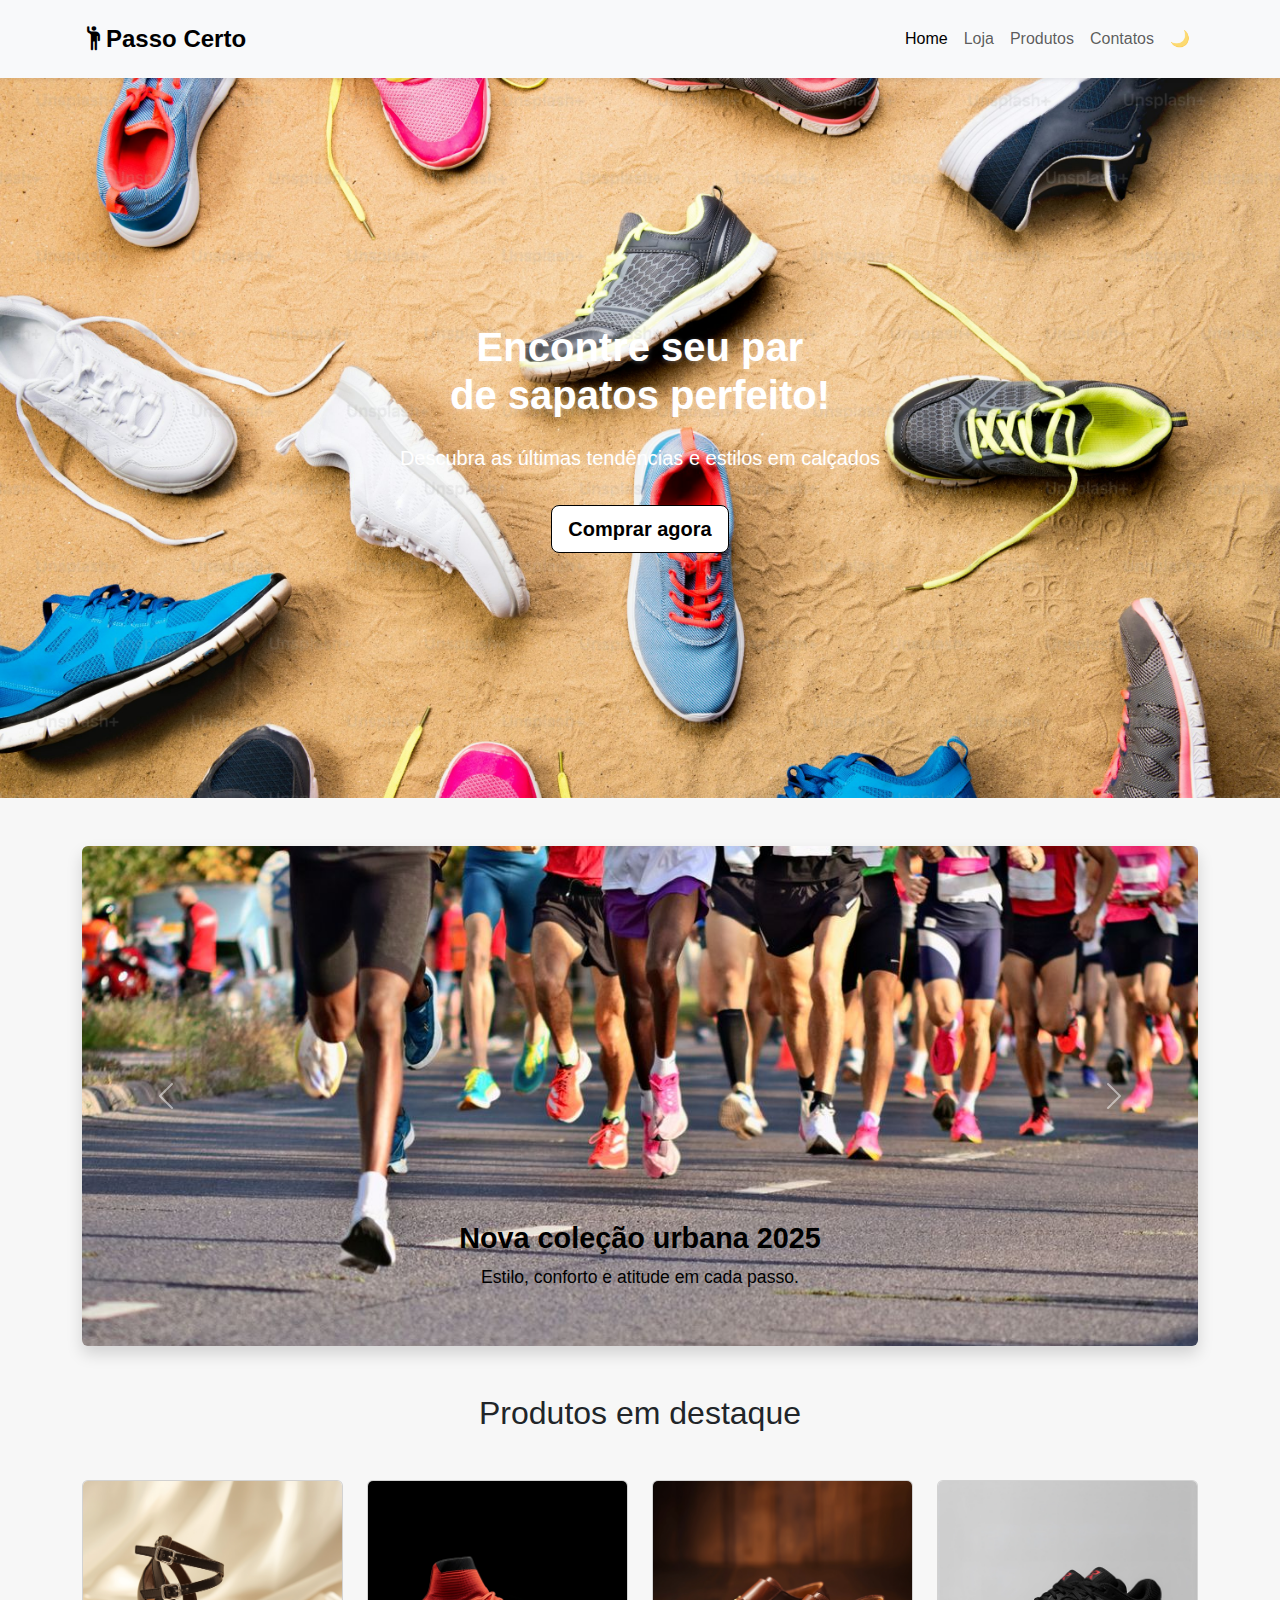
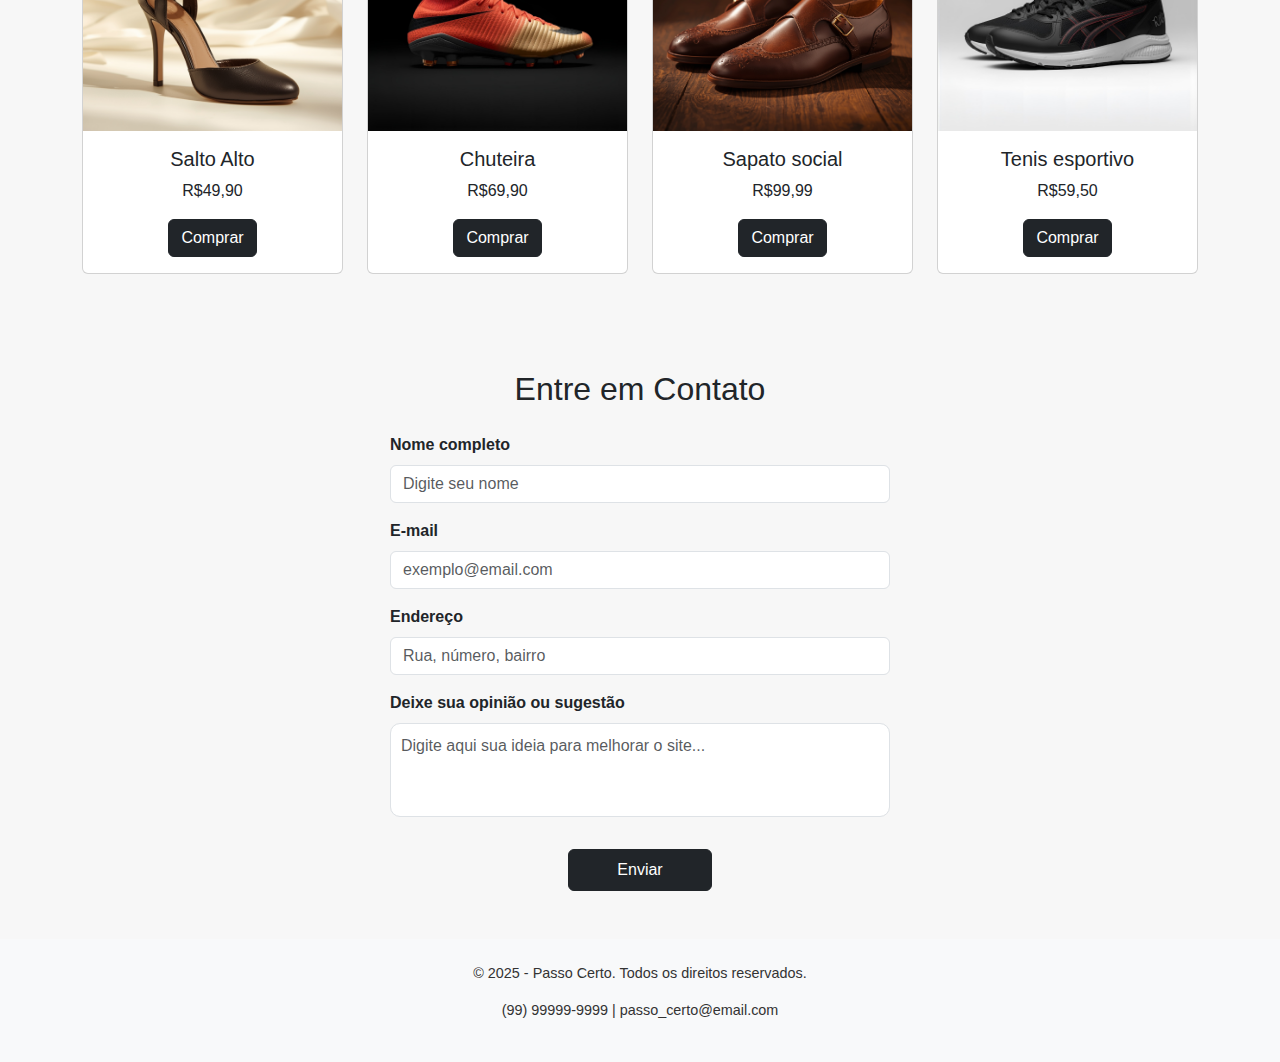
<file: index.html>
<!DOCTYPE html>
<html lang="pt-br">
<head>
  <meta charset="UTF-8">
  <meta name="viewport" content="width=device-width, initial-scale=1.0">
  <title>Passo Certo | Encontre seu par perfeito</title>
  <link href="https://cdn.jsdelivr.net/npm/bootstrap@5.3.3/dist/css/bootstrap.min.css" rel="stylesheet">
  <link rel="stylesheet" href="https://cdn.jsdelivr.net/npm/bootstrap-icons@1.11.3/font/bootstrap-icons.min.css">
  <link rel="stylesheet" href="style.css">
</head>
<body>

  <nav class="navbar navbar-expand-lg navbar-light bg-light py-3 shadow-sm">
    <div class="container">
      <a class="navbar-brand fw-bold" href="index.html"><i class="bi bi-person-raised-hand"></i>Passo Certo</a>
      <button class="navbar-toggler" type="button" data-bs-toggle="collapse" data-bs-target="#navbarNav">
        <span class="navbar-toggler-icon"></span>
      </button>
      <div class="collapse navbar-collapse justify-content-end" id="navbarNav">
        <ul class="navbar-nav">
          <li class="nav-item"><a class="nav-link active" href="index.html">Home</a></li>
          <li class="nav-item"><a class="nav-link" href="#carouselProdutos">Loja</a></li>
          <li class="nav-item"><a class="nav-link" href="#produtos">Produtos</a></li>
          <li class="nav-item"><a class="nav-link" href="#contato">Contatos</a></li>
          <li class="nav-item">
          <button id="modo-btn" class="btn btn-link nav-link" aria-label="Alternar modo de cor">
            🌙
          </button>
        </li>
        </ul>
      </div>
    </div>
  </nav>

  <section class="hero text-center text-white d-flex flex-column justify-content-center align-items-center">
    <h1 class="fw-bold">Encontre seu par <br> de sapatos perfeito!</h1>
    <p class="lead mt-3">Descubra as últimas tendências e estilos em calçados</p>
    <a href="#produtos" class="btn btn-light btn-lg mt-3">Comprar agora</a>
  </section>

  <section class="container mt-5">
  <div id="carouselProdutos" class="carousel slide" data-bs-ride="carousel">
    <div class="carousel-inner rounded shadow">

      <div class="carousel-item active">
        <img src="../Projeto_Final/imagens/banner gente correndo.jpg" class="d-block w-100" alt="Imagem 1">
        <div class="carousel-caption d-none d-md-block">
          <h5>Nova coleção urbana 2025</h5>
          <p>Estilo, conforto e atitude em cada passo.</p>       
        </div>
      </div>

      <div class="carousel-item">
        <img src="../Projeto_Final/imagens/banner_2.png" class="d-block w-100" alt="Imagem 2">
        <div class="carousel-caption d-none d-md-block">
          <h5>Descontos imperdíveis!</h5>
          <p>Aproveite até 40% OFF em toda a loja.</p>          
        </div>
      </div>
      
      <div class="carousel-item">
        <img src="../Projeto_Final/imagens/banner_3.jpg" class="d-block w-100" alt="Imagem 3">
        <div class="carousel-caption d-none d-md-block">
          <h5>Conforto que te acompanha</h5>
          <p>Tênis leves, modernos e perfeitos para o dia a dia.</p>        
        </div>
      </div>
    </div>

    <button class="carousel-control-prev" type="button" data-bs-target="#carouselProdutos" data-bs-slide="prev">
      <span class="carousel-control-prev-icon" aria-hidden="true"></span>
      <span class="visually-hidden">Anterior</span>
    </button>
    <button class="carousel-control-next" type="button" data-bs-target="#carouselProdutos" data-bs-slide="next">
      <span class="carousel-control-next-icon" aria-hidden="true"></span>
      <span class="visually-hidden">Próximo</span>
    </button>
  </div>
</section>


  <section id="produtos" class="container py-5">
    <h2 class="text-center mb-5">Produtos em destaque</h2>
    <div class="row g-4">
      <div class="col-md-3">
        <div class="card h-100 text-center">
          <img src="../Projeto_Final/imagens/Salto alto.jpg" class="card-img-top" alt="Salto Alto">
          <div class="card-body">
            <h5 class="card-title">Salto Alto</h5>
            <p class="card-text">R$49,90</p>
            <a href="Sapatos/sapato1.html" class="btn btn-dark">Comprar</a>
          </div>
        </div>
      </div>
      <div class="col-md-3">
        <div class="card h-100 text-center">
          <img src="../Projeto_Final/imagens/chuteira.png" class="card-img-top" alt="chuteira">
          <div class="card-body">
            <h5 class="card-title">Chuteira</h5>
            <p class="card-text">R$69,90</p>
            <a href="Sapatos/sapato2.html" class="btn btn-dark">Comprar</a>
          </div>
        </div>
      </div>
      <div class="col-md-3">
        <div class="card h-100 text-center">
          <img src="../Projeto_Final/imagens/sapato social.jpg" class="card-img-top" alt="Sapato Social">
          <div class="card-body">
            <h5 class="card-title">Sapato social</h5>
            <p class="card-text">R$99,99</p>
            <a href="Sapatos/sapato3.html" class="btn btn-dark">Comprar</a>
          </div>
        </div>
      </div>
      <div class="col-md-3">
        <div class="card h-100 text-center">
          <img src="../Projeto_Final/imagens/tenis esportivo.png" class="card-img-top" alt="Tenis Esportivo">
          <div class="card-body">
            <h5 class="card-title">Tenis esportivo</h5>
            <p class="card-text">R$59,50</p>
            <a href="Sapatos/sapato4.html" class="btn btn-dark">Comprar</a>
          </div>
        </div>
      </div>
    </div>
  </section>
  
 <section class="container my-5" id="contato">
  <h2 class="text-center mb-4">Entre em Contato</h2>

  <form class="mx-auto" style="max-width: 500px;">
    <div class="mb-3">
      <label for="nome" class="form-label">Nome completo</label>
      <input type="text" class="form-control" id="nome" placeholder="Digite seu nome" required>
    </div>

    <div class="mb-3">
      <label for="email" class="form-label">E-mail</label>
      <input type="email" class="form-control" id="email" placeholder="exemplo@email.com" required>
    </div>

    <div class="mb-3">
      <label for="endereco" class="form-label">Endereço</label>
      <input type="text" class="form-control" id="endereco" placeholder="Rua, número, bairro" required>
    </div>

    <div class="mb-3">
      <label for="sugestao" class="form-label">Deixe sua opinião ou sugestão</label>
      <textarea id="sugestao" class="form-control" rows="3" placeholder="Digite aqui sua ideia para melhorar o site..."></textarea>
    </div>

    <div class="text-center">
      <button type="submit" class="btn btn-dark px-5 py-2 mt-3">Enviar</button>
    </div>
  </form>
  </section>



  <footer id="footer" class="text-center py-4 bg-light mt-5">
    <p>© 2025 - Passo Certo. Todos os direitos reservados.</p>
    <p>(99) 99999-9999 | passo_certo@email.com</p>
  </footer>

  <button id="btn-top" class="btn btn-dark" title="Voltar ao topo" aria-label="Voltar ao topo">↑</button>

  <script src="https://cdn.jsdelivr.net/npm/bootstrap@5.3.3/dist/js/bootstrap.bundle.min.js"></script>
  <script src="script.js"></script>
</body>
</html>
</file>
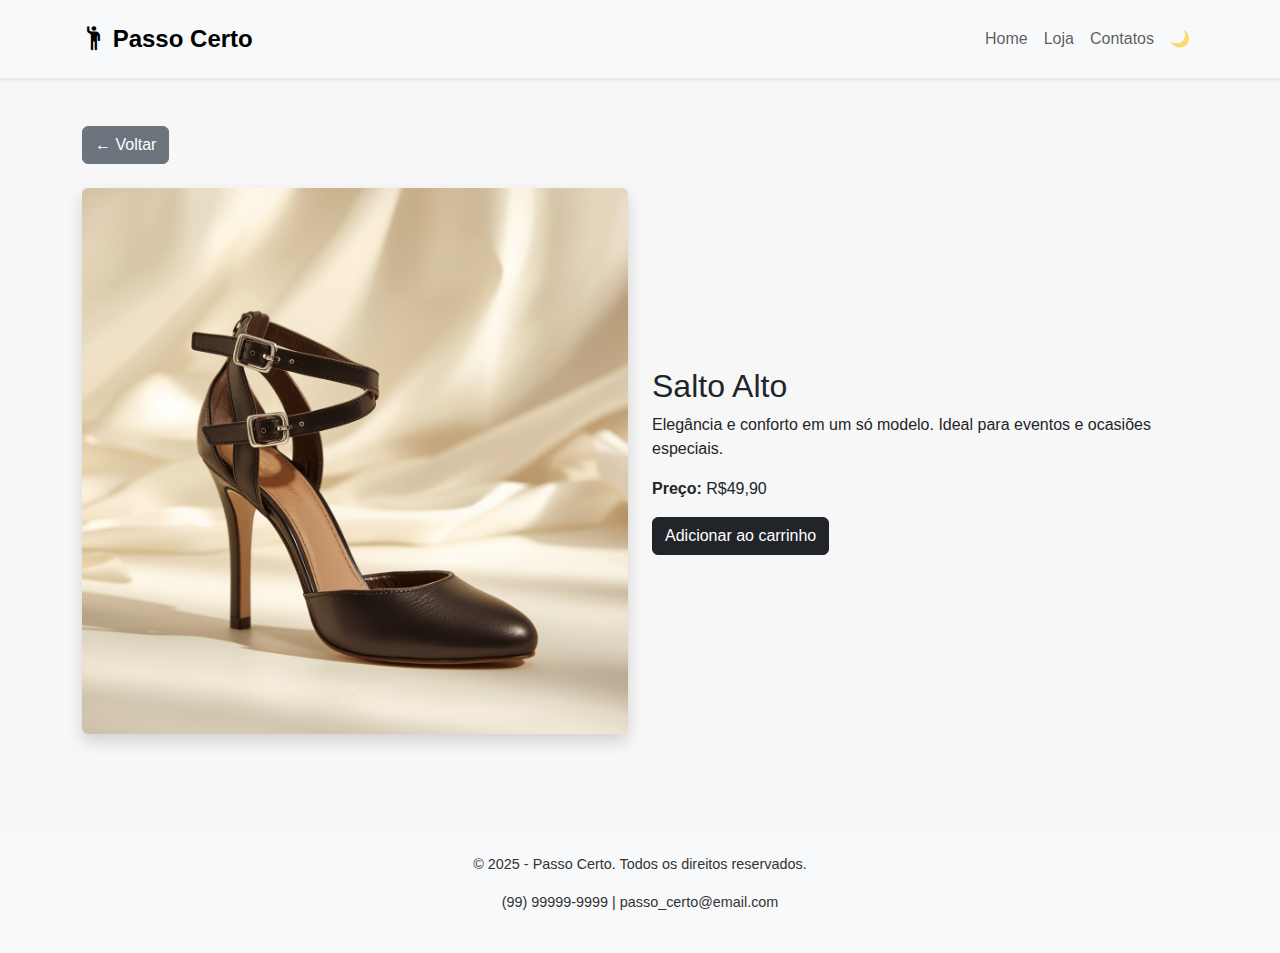
<file: sapato1.html>
<!doctype html>
<html lang="pt-br">
  <head>
    <meta charset="utf-8">
    <meta name="viewport" content="width=device-width, initial-scale=1">
    <title>Salto Alto - Passo Certo</title>
    <link href="https://cdn.jsdelivr.net/npm/bootstrap@5.3.3/dist/css/bootstrap.min.css" rel="stylesheet">
    <link href="https://cdn.jsdelivr.net/npm/bootstrap-icons/font/bootstrap-icons.css" rel="stylesheet">
    <link rel="stylesheet" href="../style.css">
  </head>
  <body>

    <nav class="navbar navbar-expand-lg navbar-light bg-light py-3 shadow-sm">
      <div class="container">
        <a class="navbar-brand fw-bold" href="../index.html"><i class="bi bi-person-raised-hand"></i> Passo Certo</a>
        <button class="navbar-toggler" type="button" data-bs-toggle="collapse" data-bs-target="#navbarNav">
          <span class="navbar-toggler-icon"></span>
        </button>
        <div class="collapse navbar-collapse justify-content-end" id="navbarNav">
          <ul class="navbar-nav">
            <li class="nav-item"><a class="nav-link" href="../index.html">Home</a></li>
            <li class="nav-item"><a class="nav-link" href="../index.html#produtos">Loja</a></li>
            <li class="nav-item"><a class="nav-link" href="../index.html#contato">Contatos</a></li>
            <li class="nav-item">
              <button id="modo-btn" class="btn btn-link nav-link" aria-label="Alternar modo de cor">🌙</button>
            </li>
          </ul>
        </div>
      </div>
    </nav>

    <main class="container py-5">
      <a href="../index.html" class="btn btn-secondary mb-4">← Voltar</a>
      <div class="row align-items-center">
        <div class="col-md-6">
          <img src="../imagens/Salto alto.jpg" class="img-fluid rounded shadow" alt="Salto Alto">
        </div>
        <div class="col-md-6">
          <h2>Salto Alto</h2>
          <p>Elegância e conforto em um só modelo. Ideal para eventos e ocasiões especiais.</p>
          <p><strong>Preço:</strong> R$49,90</p>
          <button class="btn btn-dark">Adicionar ao carrinho</button>
        </div>
      </div>
    </main>

    <footer class="text-center py-4 bg-light mt-5">
      <p>© 2025 - Passo Certo. Todos os direitos reservados.</p>
      <p>(99) 99999-9999 | passo_certo@email.com</p>
    </footer>

    <script src="https://cdn.jsdelivr.net/npm/bootstrap@5.3.3/dist/js/bootstrap.bundle.min.js"></script>
    <script src="../script.js"></script>
  </body>
</html>
</file>
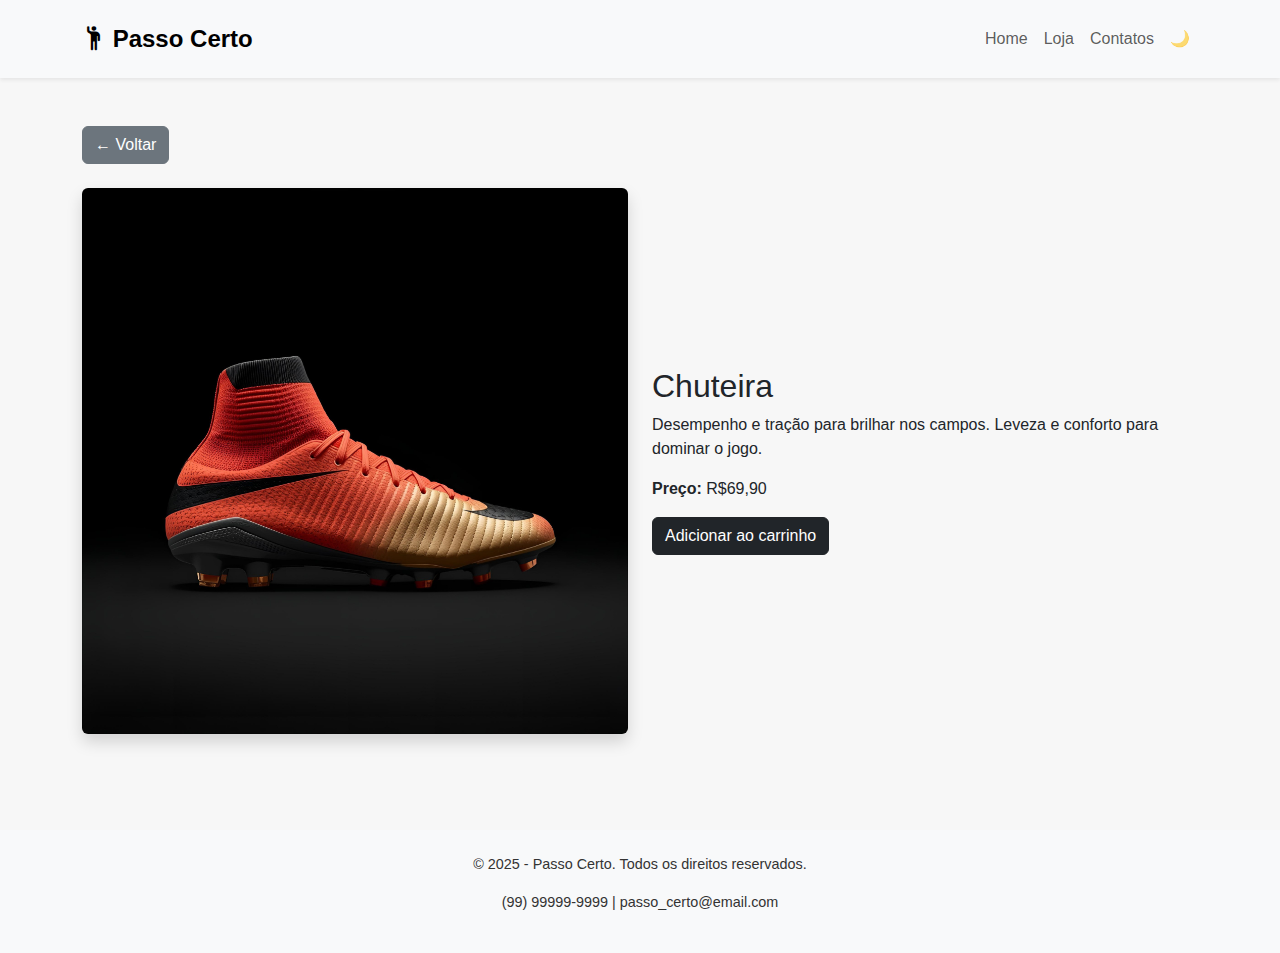
<file: sapato2.html>
<!doctype html>
<html lang="pt-br">
  <head>
    <meta charset="utf-8">
    <meta name="viewport" content="width=device-width, initial-scale=1">
    <title>Chuteira - Passo Certo</title>
    <link href="https://cdn.jsdelivr.net/npm/bootstrap@5.3.3/dist/css/bootstrap.min.css" rel="stylesheet">
    <link href="https://cdn.jsdelivr.net/npm/bootstrap-icons/font/bootstrap-icons.css" rel="stylesheet">
    <link rel="stylesheet" href="../style.css">
  </head>
  <body>
    <nav class="navbar navbar-expand-lg navbar-light bg-light py-3 shadow-sm">
      <div class="container">
        <a class="navbar-brand fw-bold" href="../index.html"><i class="bi bi-person-raised-hand"></i> Passo Certo</a>
        <button class="navbar-toggler" type="button" data-bs-toggle="collapse" data-bs-target="#navbarNav">
          <span class="navbar-toggler-icon"></span>
        </button>
        <div class="collapse navbar-collapse justify-content-end" id="navbarNav">
          <ul class="navbar-nav">
            <li class="nav-item"><a class="nav-link" href="../index.html">Home</a></li>
            <li class="nav-item"><a class="nav-link" href="../index.html#produtos">Loja</a></li>
            <li class="nav-item"><a class="nav-link" href="../index.html#contato">Contatos</a></li>
            <li class="nav-item">
              <button id="modo-btn" class="btn btn-link nav-link">🌙</button>
            </li>
          </ul>
        </div>
      </div>
    </nav>

    <main class="container py-5">
      <a href="../index.html" class="btn btn-secondary mb-4">← Voltar</a>
      <div class="row align-items-center">
        <div class="col-md-6">
          <img src="../imagens/chuteira.png" class="img-fluid rounded shadow" alt="Chuteira">
        </div>
        <div class="col-md-6">
          <h2>Chuteira</h2>
          <p>Desempenho e tração para brilhar nos campos. Leveza e conforto para dominar o jogo.</p>
          <p><strong>Preço:</strong> R$69,90</p>
          <button class="btn btn-dark">Adicionar ao carrinho</button>
        </div>
      </div>
    </main>

    <footer class="text-center py-4 bg-light mt-5">
      <p>© 2025 - Passo Certo. Todos os direitos reservados.</p>
      <p>(99) 99999-9999 | passo_certo@email.com</p>
    </footer>

    <script src="https://cdn.jsdelivr.net/npm/bootstrap@5.3.3/dist/js/bootstrap.bundle.min.js"></script>
    <script src="../script.js"></script>
  </body>
</html>
</file>
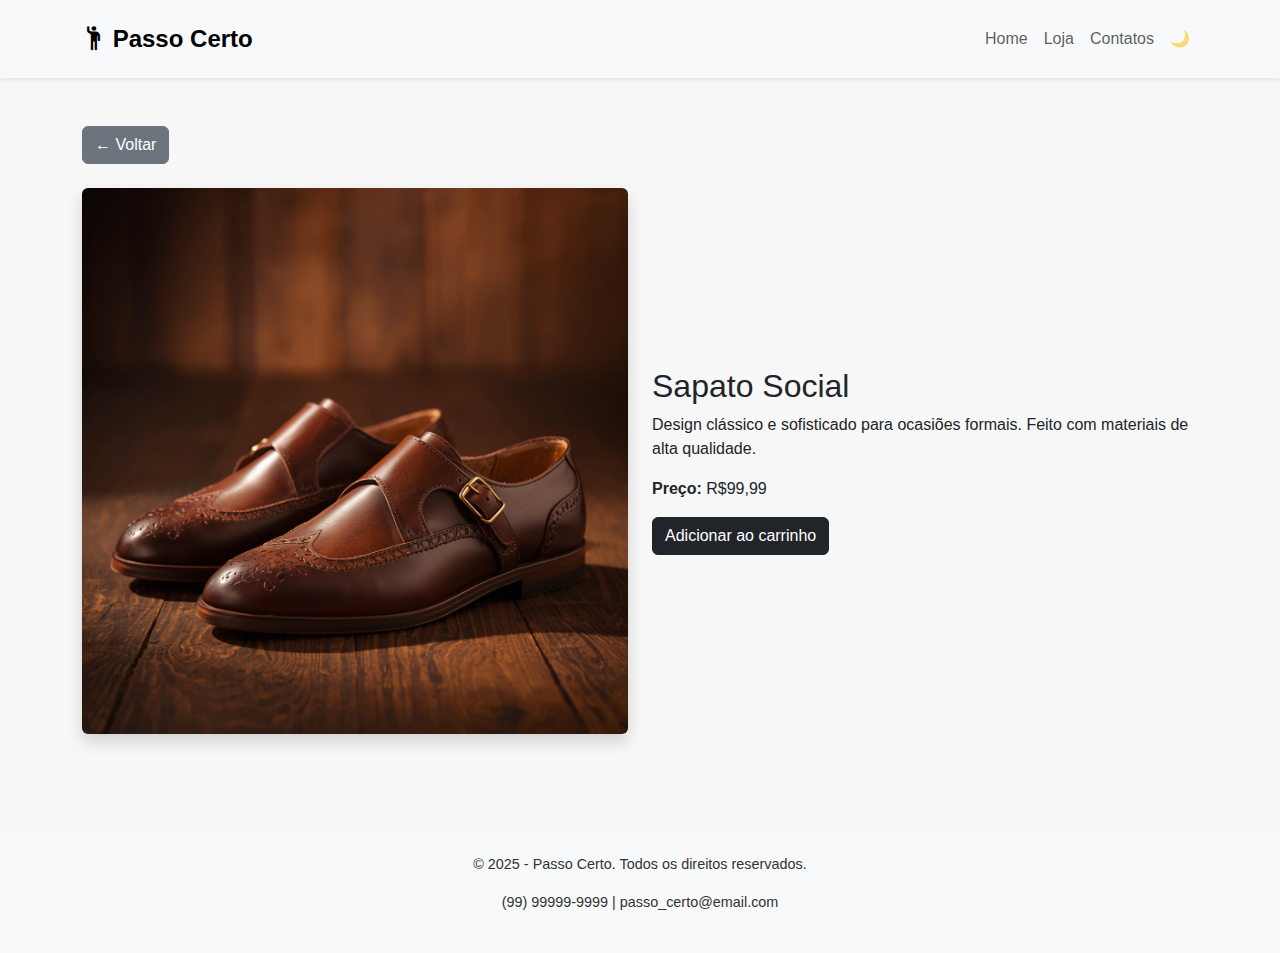
<file: sapato3.html>
<!doctype html>
<html lang="pt-br">
  <head>
    <meta charset="utf-8">
    <meta name="viewport" content="width=device-width, initial-scale=1">
    <title>Chuteira - Passo Certo</title>
    <link href="https://cdn.jsdelivr.net/npm/bootstrap@5.3.3/dist/css/bootstrap.min.css" rel="stylesheet">
    <link href="https://cdn.jsdelivr.net/npm/bootstrap-icons/font/bootstrap-icons.css" rel="stylesheet">
    <link rel="stylesheet" href="../style.css">
  </head>
  <body>
    <nav class="navbar navbar-expand-lg navbar-light bg-light py-3 shadow-sm">
      <div class="container">
        <a class="navbar-brand fw-bold" href="../index.html"><i class="bi bi-person-raised-hand"></i> Passo Certo</a>
        <button class="navbar-toggler" type="button" data-bs-toggle="collapse" data-bs-target="#navbarNav">
          <span class="navbar-toggler-icon"></span>
        </button>
        <div class="collapse navbar-collapse justify-content-end" id="navbarNav">
          <ul class="navbar-nav">
            <li class="nav-item"><a class="nav-link" href="../index.html">Home</a></li>
            <li class="nav-item"><a class="nav-link" href="../index.html#produtos">Loja</a></li>
            <li class="nav-item"><a class="nav-link" href="../index.html#contato">Contatos</a></li>
            <li class="nav-item">
              <button id="modo-btn" class="btn btn-link nav-link">🌙</button>
            </li>
          </ul>
        </div>
      </div>
    </nav>

    <main class="container py-5">
        <a href="../index.html" class="btn btn-secondary mb-4">← Voltar</a>
        <div class="row align-items-center">
            <div class="col-md-6">
            <img src="../imagens/sapato social.jpg" class="img-fluid rounded shadow" alt="Sapato Social">
            </div>
            <div class="col-md-6">
            <h2>Sapato Social</h2>
            <p>Design clássico e sofisticado para ocasiões formais. Feito com materiais de alta qualidade.</p>
            <p><strong>Preço:</strong> R$99,99</p>
            <button class="btn btn-dark">Adicionar ao carrinho</button>
            </div>
        </div>
    </main>


    <footer class="text-center py-4 bg-light mt-5">
      <p>© 2025 - Passo Certo. Todos os direitos reservados.</p>
      <p>(99) 99999-9999 | passo_certo@email.com</p>
    </footer>

    <script src="https://cdn.jsdelivr.net/npm/bootstrap@5.3.3/dist/js/bootstrap.bundle.min.js"></script>
    <script src="../script.js"></script>
  </body>
</html>
</file>
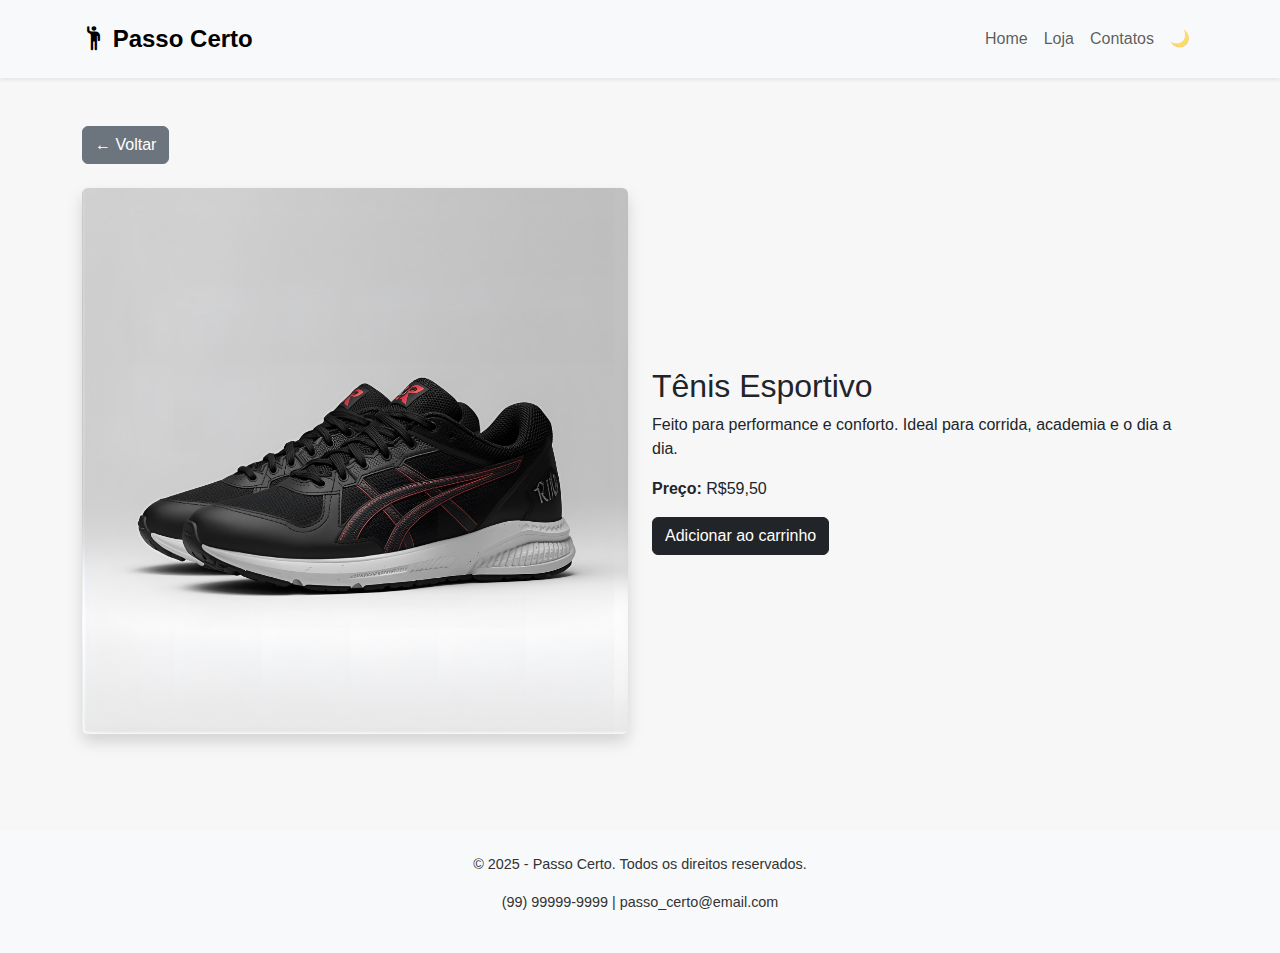
<file: sapato4.html>
<!doctype html>
<html lang="pt-br">
  <head>
    <meta charset="utf-8">
    <meta name="viewport" content="width=device-width, initial-scale=1">
    <title>Chuteira - Passo Certo</title>
    <link href="https://cdn.jsdelivr.net/npm/bootstrap@5.3.3/dist/css/bootstrap.min.css" rel="stylesheet">
    <link href="https://cdn.jsdelivr.net/npm/bootstrap-icons/font/bootstrap-icons.css" rel="stylesheet">
    <link rel="stylesheet" href="../style.css">
  </head>
  <body>
    <nav class="navbar navbar-expand-lg navbar-light bg-light py-3 shadow-sm">
      <div class="container">
        <a class="navbar-brand fw-bold" href="../index.html"><i class="bi bi-person-raised-hand"></i> Passo Certo</a>
        <button class="navbar-toggler" type="button" data-bs-toggle="collapse" data-bs-target="#navbarNav">
          <span class="navbar-toggler-icon"></span>
        </button>
        <div class="collapse navbar-collapse justify-content-end" id="navbarNav">
          <ul class="navbar-nav">
            <li class="nav-item"><a class="nav-link" href="../index.html">Home</a></li>
            <li class="nav-item"><a class="nav-link" href="../index.html#produtos">Loja</a></li>
            <li class="nav-item"><a class="nav-link" href="../index.html#contato">Contatos</a></li>
            <li class="nav-item">
              <button id="modo-btn" class="btn btn-link nav-link">🌙</button>
            </li>
          </ul>
        </div>
      </div>
    </nav>

    <main class="container py-5">
        <a href="../index.html" class="btn btn-secondary mb-4">← Voltar</a>
        <div class="row align-items-center">
            <div class="col-md-6">
            <img src="../imagens/tenis esportivo.png" class="img-fluid rounded shadow" alt="Tênis Esportivo">
            </div>
            <div class="col-md-6">
            <h2>Tênis Esportivo</h2>
            <p>Feito para performance e conforto. Ideal para corrida, academia e o dia a dia.</p>
            <p><strong>Preço:</strong> R$59,50</p>
            <button class="btn btn-dark">Adicionar ao carrinho</button>
            </div>
        </div>
    </main>


    <footer class="text-center py-4 bg-light mt-5">
      <p>© 2025 - Passo Certo. Todos os direitos reservados.</p>
      <p>(99) 99999-9999 | passo_certo@email.com</p>
    </footer>

    <script src="https://cdn.jsdelivr.net/npm/bootstrap@5.3.3/dist/js/bootstrap.bundle.min.js"></script>
    <script src="../script.js"></script>
  </body>
</html>
</file>
<file: style.css>
* {
  margin: 0;
  padding: 0;
  transition: background-color 0.4s ease, color 0.1s ease;
}

body {
  font-family: 'Arial', sans-serif;
  background-color: #f7f7f7;
  transition: background-color 0.4s ease, color 0.4s ease;  
}

body.dark-mode {
  background-color: #181818;
  color: #f1f1f1;
}

body.dark-mode .navbar {
  background-color: #1f1f1f !important;
}

body.dark-mode .card {
  background-color: #2c2c2c;
  color: #ffffff;
  border-color: #444;
}

body.dark-mode a,
body.dark-mode .nav-link {
  color: #fff !important;
}

body.dark-mode .btn-link {
  color: #fff !important;
}

body.dark-mode footer {
  background-color: #1f1f1f !important;
  color: #f1f1f1 !important;
  border-top: 1px solid #444;
}

.hero {
  background: url('imagens/hero.jpeg') center/cover no-repeat;
  height: 80vh;
  color: #000; 
  text-shadow: 1px 1px 4px rgba(255,255,255,0.3);
  display: flex;
  flex-direction: column;
  justify-content: center;
  align-items: center;
  text-align: center;
}

body.dark-mode .hero h1,
body.dark-mode .hero p,
body.dark-mode .hero a {
  color: #fff !important; 
  text-shadow: 1px 1px 4px rgba(0,0,0,0.5);
}

.hero a.btn {
  background-color: #fff;
  color: #000;
  border: 1px solid #000;
  font-weight: 600;
}

.hero a.btn:hover {
  background-color: #000;
  color: #fff;
}

body.dark-mode .hero a.btn {
  background-color: #000;
  color: #fff;
  border: 1px solid #fff;
}

body.dark-mode .hero a.btn:hover {
  background-color: #fff;
  color: #000;
}

.carousel-caption h5,
.carousel-caption p {
  color: #000 !important;
  text-shadow: none;
}

body.dark-mode .carousel-caption h5,
body.dark-mode .carousel-caption p {
  color: #fff !important;
  text-shadow: 1px 1px 6px rgba(0, 0, 0, 0.6);
}

body.dark-mode .carousel-caption .btn-light {
  background-color: #000 !important;
  color: #fff !important;
  border: 1px solid #444;
}

body.dark-mode .carousel-caption .btn-dark {
  background-color: #fff !important;
  color: #000 !important;
  border: 1px solid #ccc;
}

.navbar-brand {
  font-size: 1.5rem;
}

.carousel img {
  height: 400px;
  object-fit: cover;
}

.carousel-item img {
  height: 500px; 
  width: 100%;
  object-fit: cover;
  object-position: center;
}

.carousel-caption h5 {
  font-size: 1.8rem;
  font-weight: bold;
}

.carousel-caption p {
  font-size: 1.1rem;
}

.carousel-item:nth-child(3) img {
  object-position: bottom;
}

.card img {
  height: 250px;
  object-fit: cover;
}

footer {
  font-size: 0.9rem;
  color: #333;
}

#btn-top {
  position: fixed;
  right: 20px;
  bottom: 30px;
  display: none;
  width: 44px;
  height: 44px;
  border-radius: 50%;
  align-items: center;
  justify-content: center;
  font-size: 20px;
  z-index: 1050;
  box-shadow: 0 4px 10px rgba(0,0,0,0.15);
}

form label {
  font-weight: 600;
}

form input {
  border-radius: 8px;
  border: 1px solid #ccc;
  transition: 0.3s;
}

form input::placeholder{
  color: #000;
}
body.dark-mode form input::placeholder{
  color: #fff;
}

form textarea::placeholder{
  color: #000;
}
body.dark-mode form textarea::placeholder{
  color: #fff;
}


body.dark-mode form textarea{
  background-color: #2a2a2a; 
  color: #fff; 
  border-color: #616060;
}

form input:focus,
form textarea:focus,
form select:focus{
  border-color: #000;
  background-color: #2a2a2a;
  box-shadow: 0 0 5px rgba(0,0,0,0.2);
}

body.dark-mode form input:focus,
body.dark-mode form textarea:focus,
body.dark-mode form select:focus{
  border-color: #000;
  color: #fff;
  background-color: #2a2a2a;
  box-shadow: none;
}


body.dark-mode form input {
  background-color: #2a2a2a;
  color: #f1f1f1;
  border-color: #555;
}

body.dark-mode form input:focus {
  border-color: #888;
  box-shadow: 0 0 5px rgba(255,255,255,0.2);
}

.form-box input,
.form-box button {
  border: 1px solid #ccc;
  border-radius: 6px;
  padding: 10px;
  width: 100%;
  transition: all 0.3s ease;
}

.form-box input:focus,
.form-box button:focus {
  border-color: #007bff;
  box-shadow: none;
  outline: none;
}

body.dark-mode .form-box input,
body.dark-mode .form-box button {
  background-color: #1e1e1e;
  color: #f1f1f1;
  border: 1px solid #555;
}

body.dark-mode .form-box input:focus,
body.dark-mode .form-box button:focus {
  border-color: #66b2ff;
}

body.dark-mode .navbar-toggler-icon {
  background-image: url("data:image/svg+xml;charset=utf8,%3Csvg viewBox='0 0 30 30' xmlns='http://www.w3.org/2000/svg'%3E%3Cpath stroke='white' stroke-width='2' stroke-linecap='round' stroke-miterlimit='10' d='M4 7h22M4 15h22M4 23h22'/%3E%3C/svg%3E");
}

textarea.form-control {
  resize: none;
  border-radius: 10px;
  padding: 10px;
}
</file>
